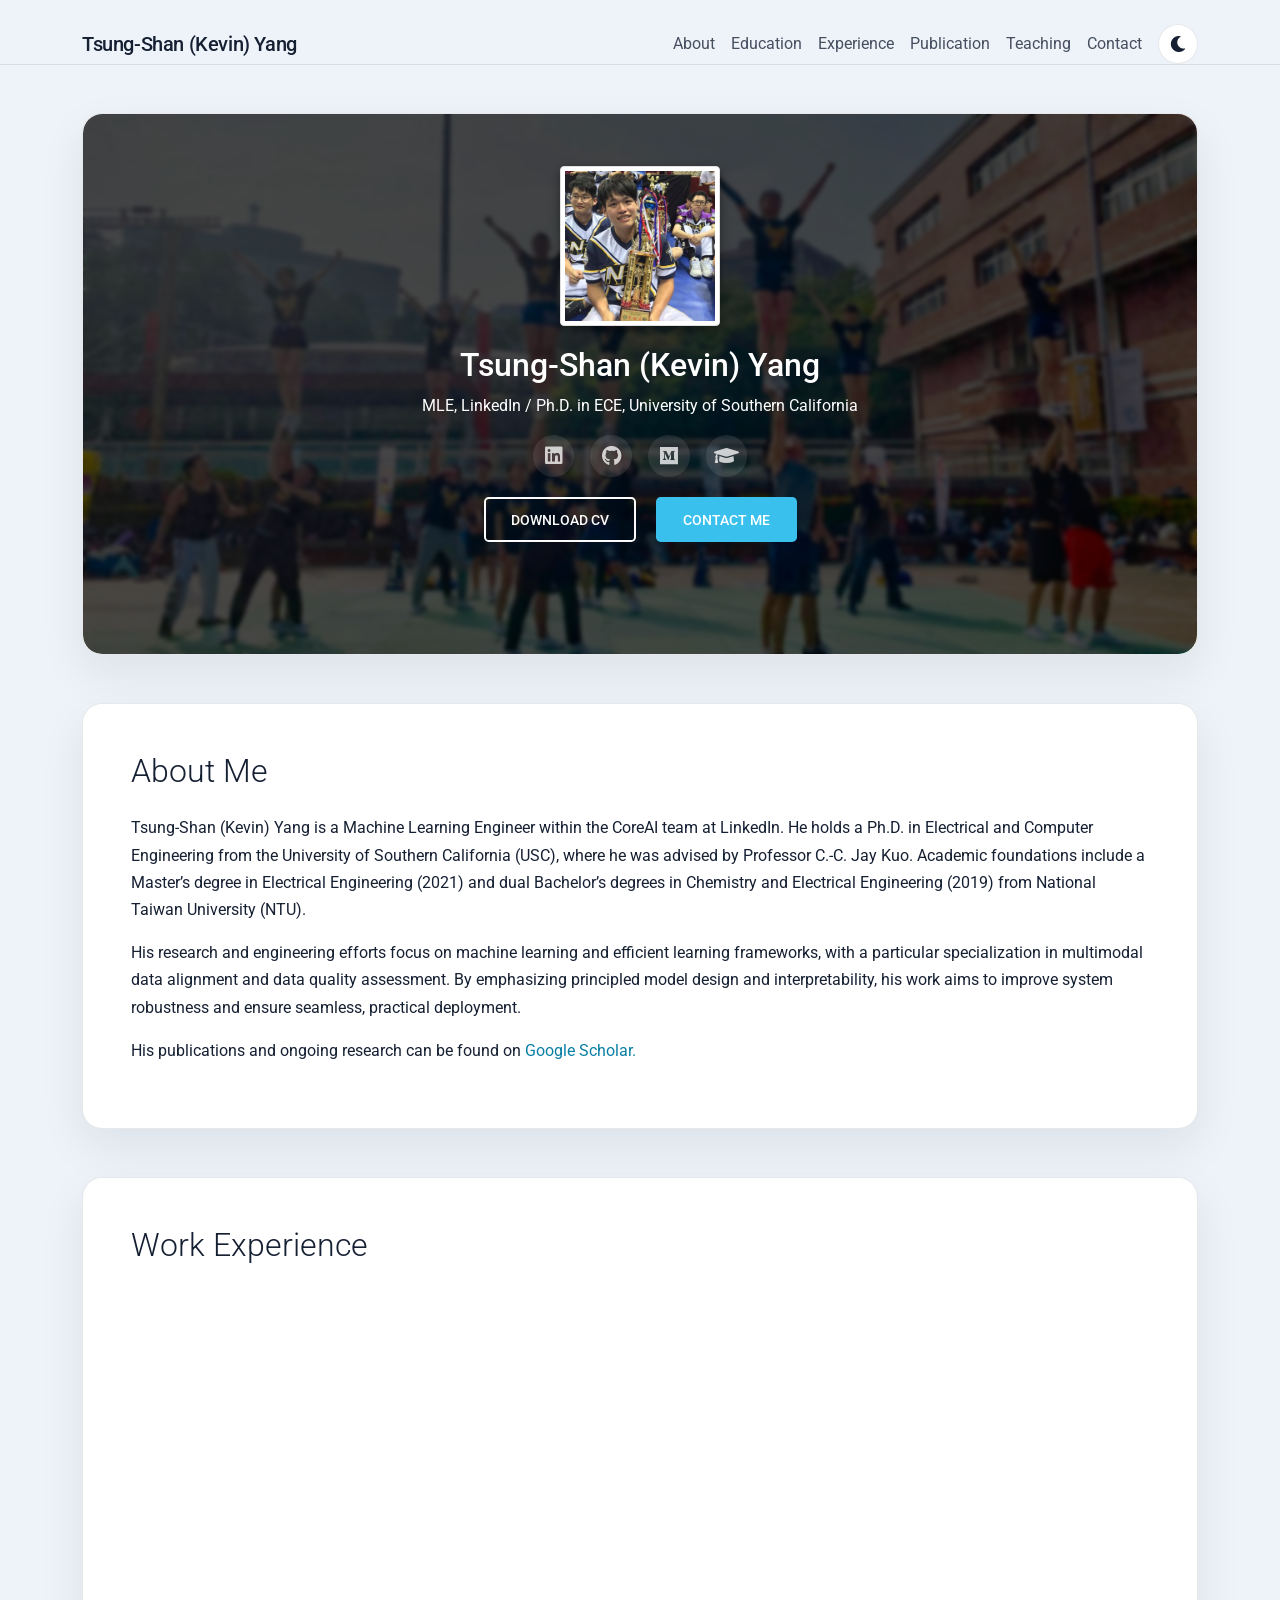
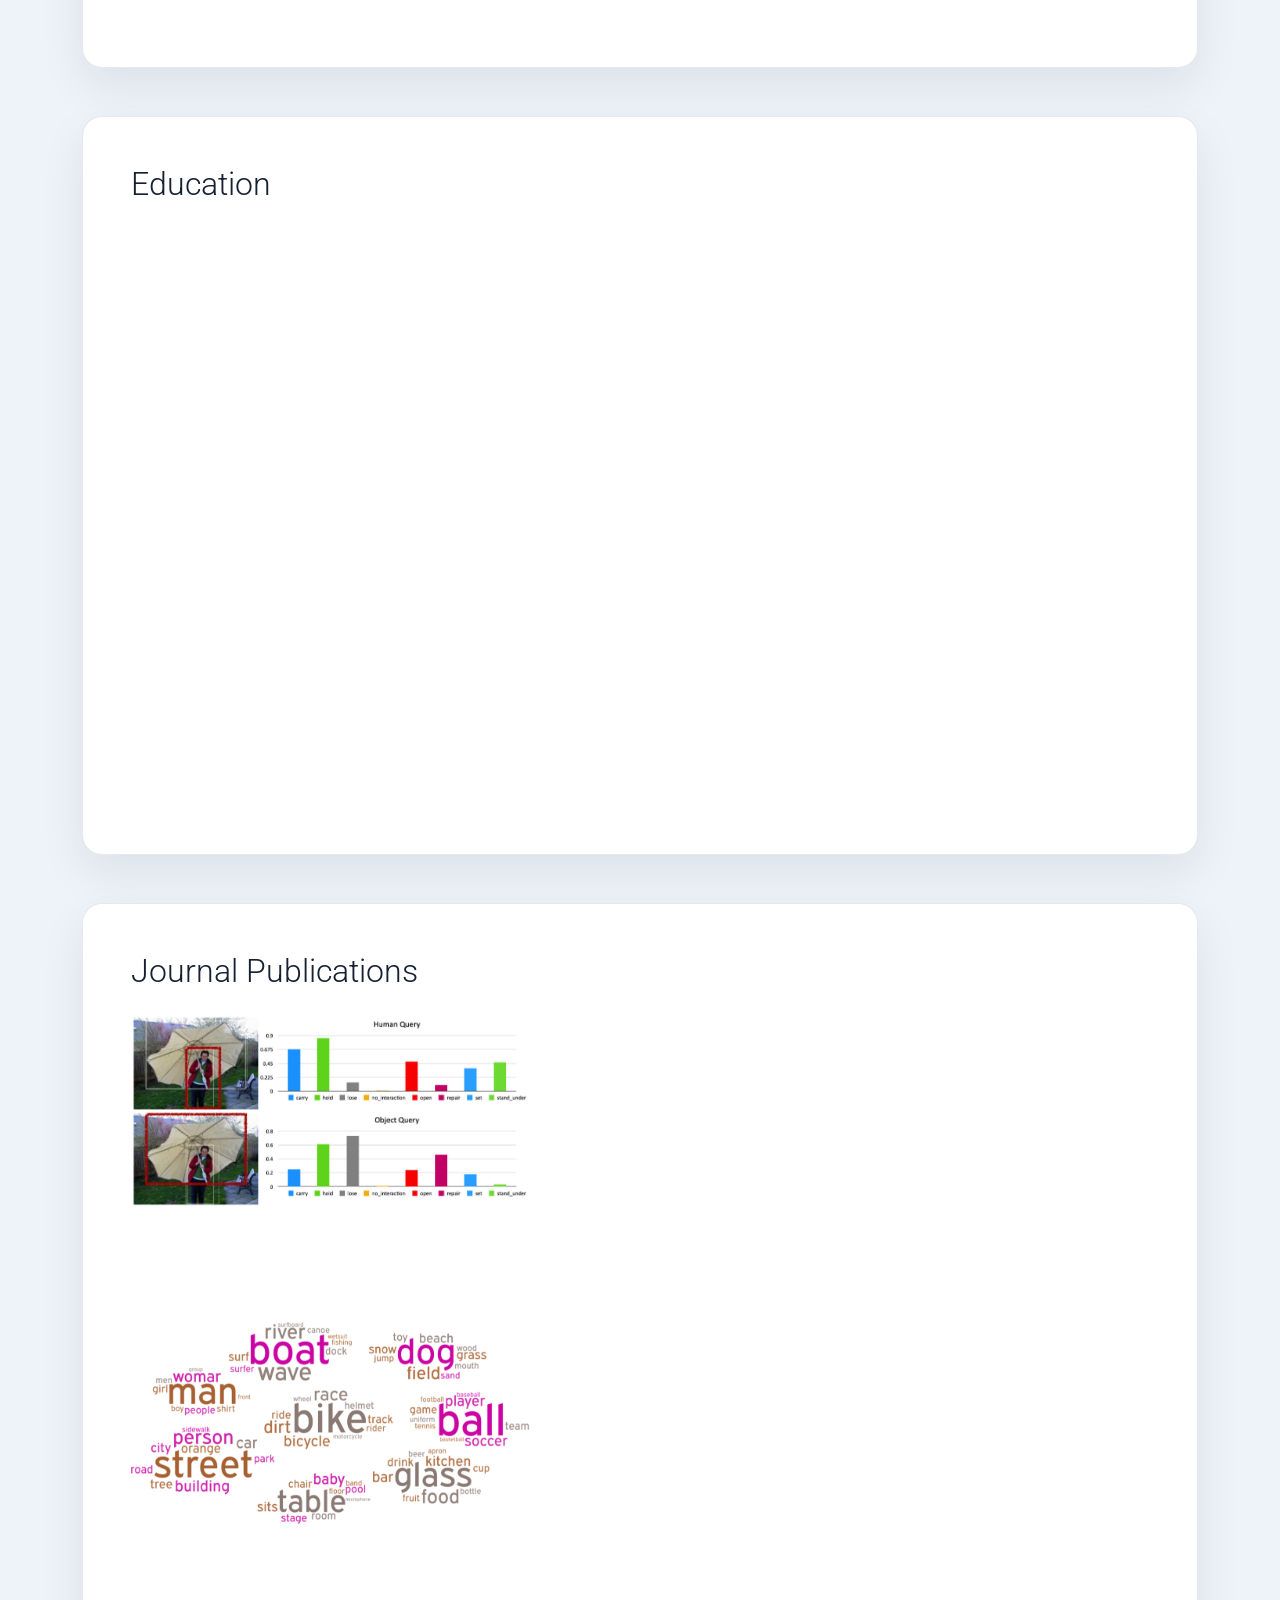
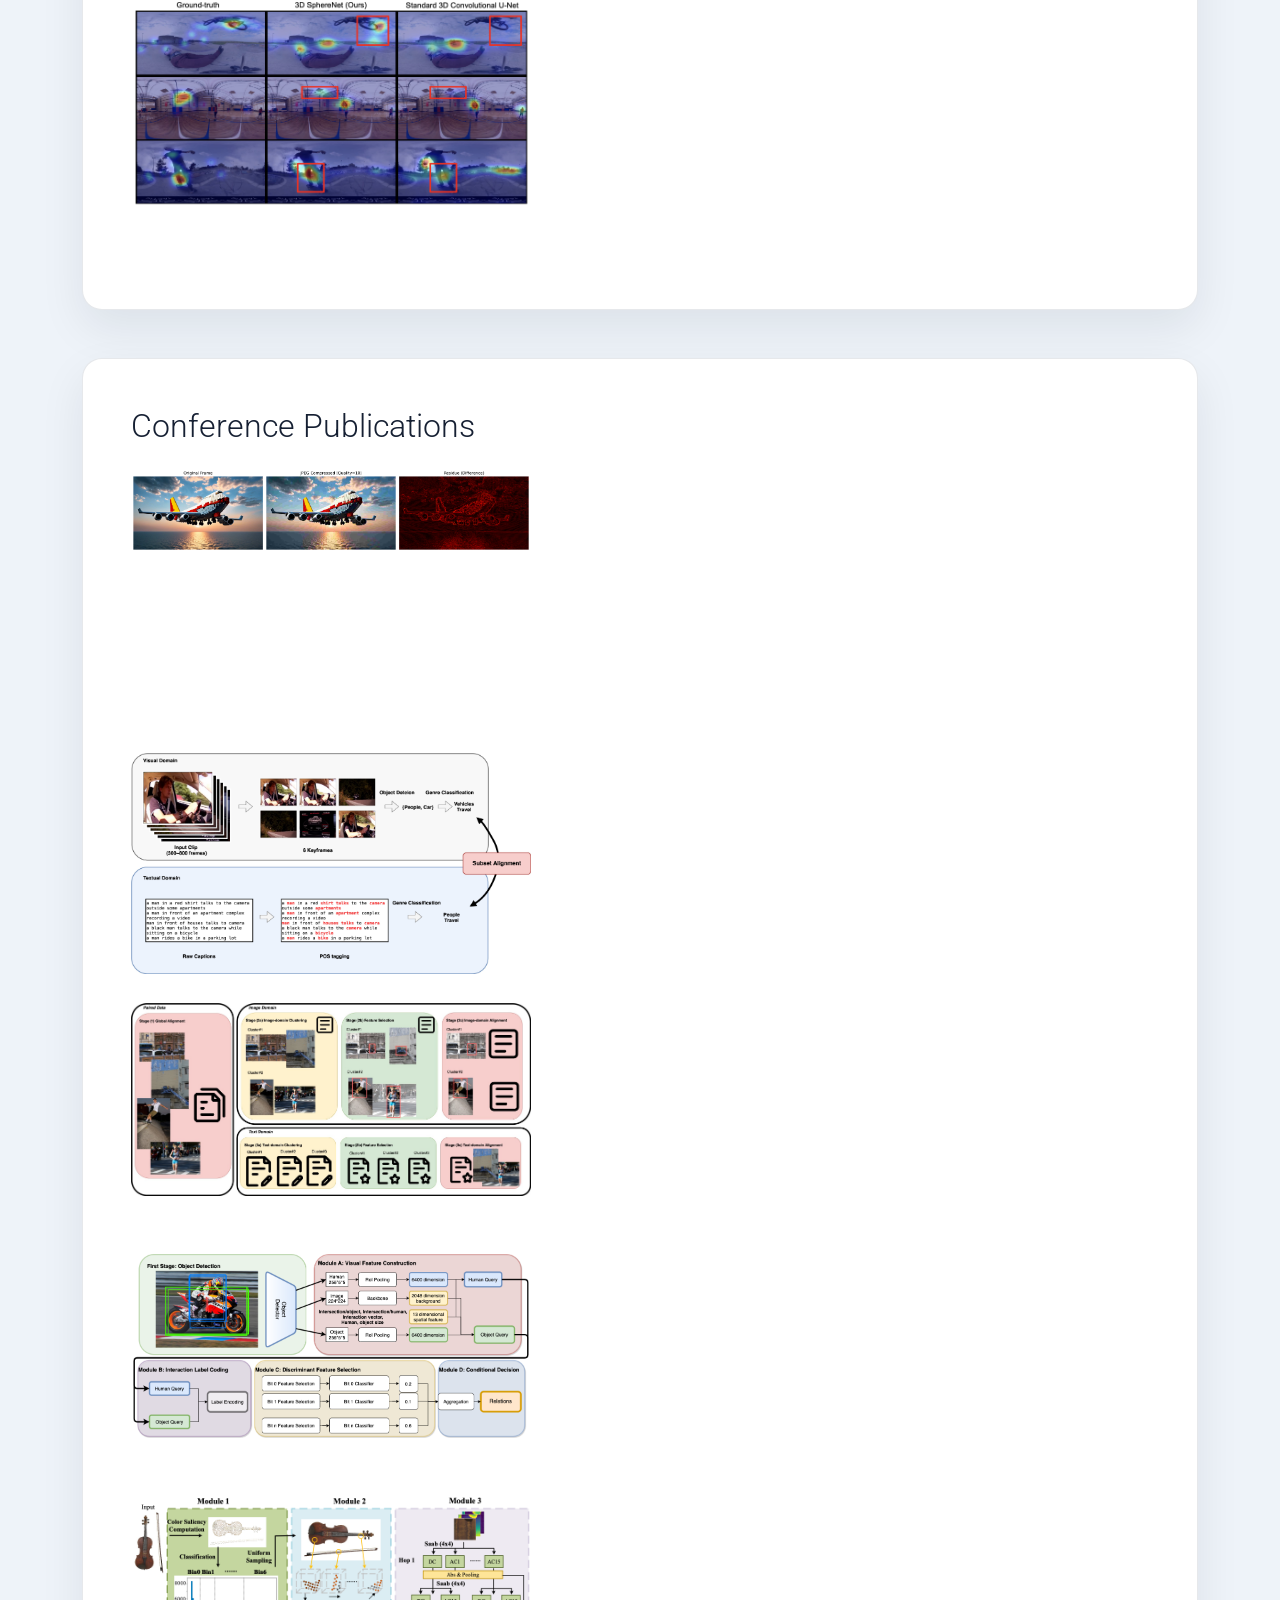
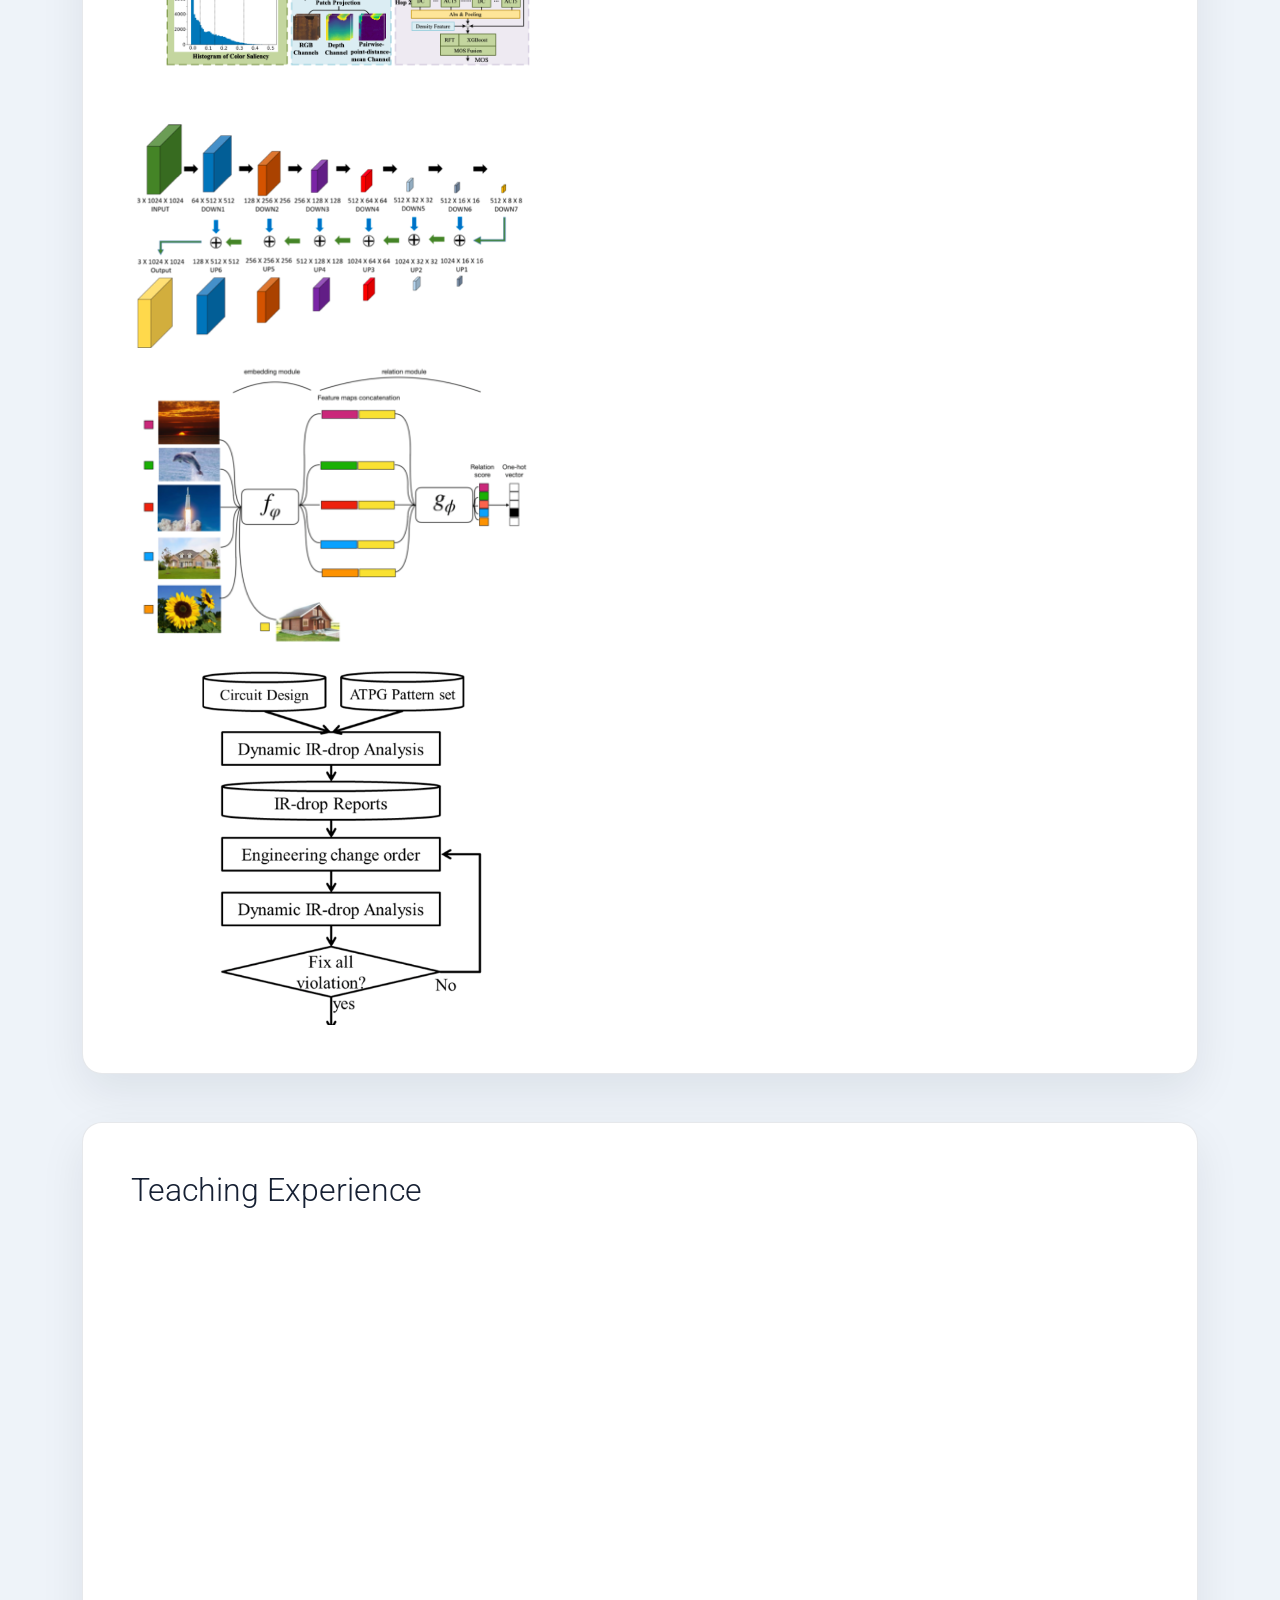
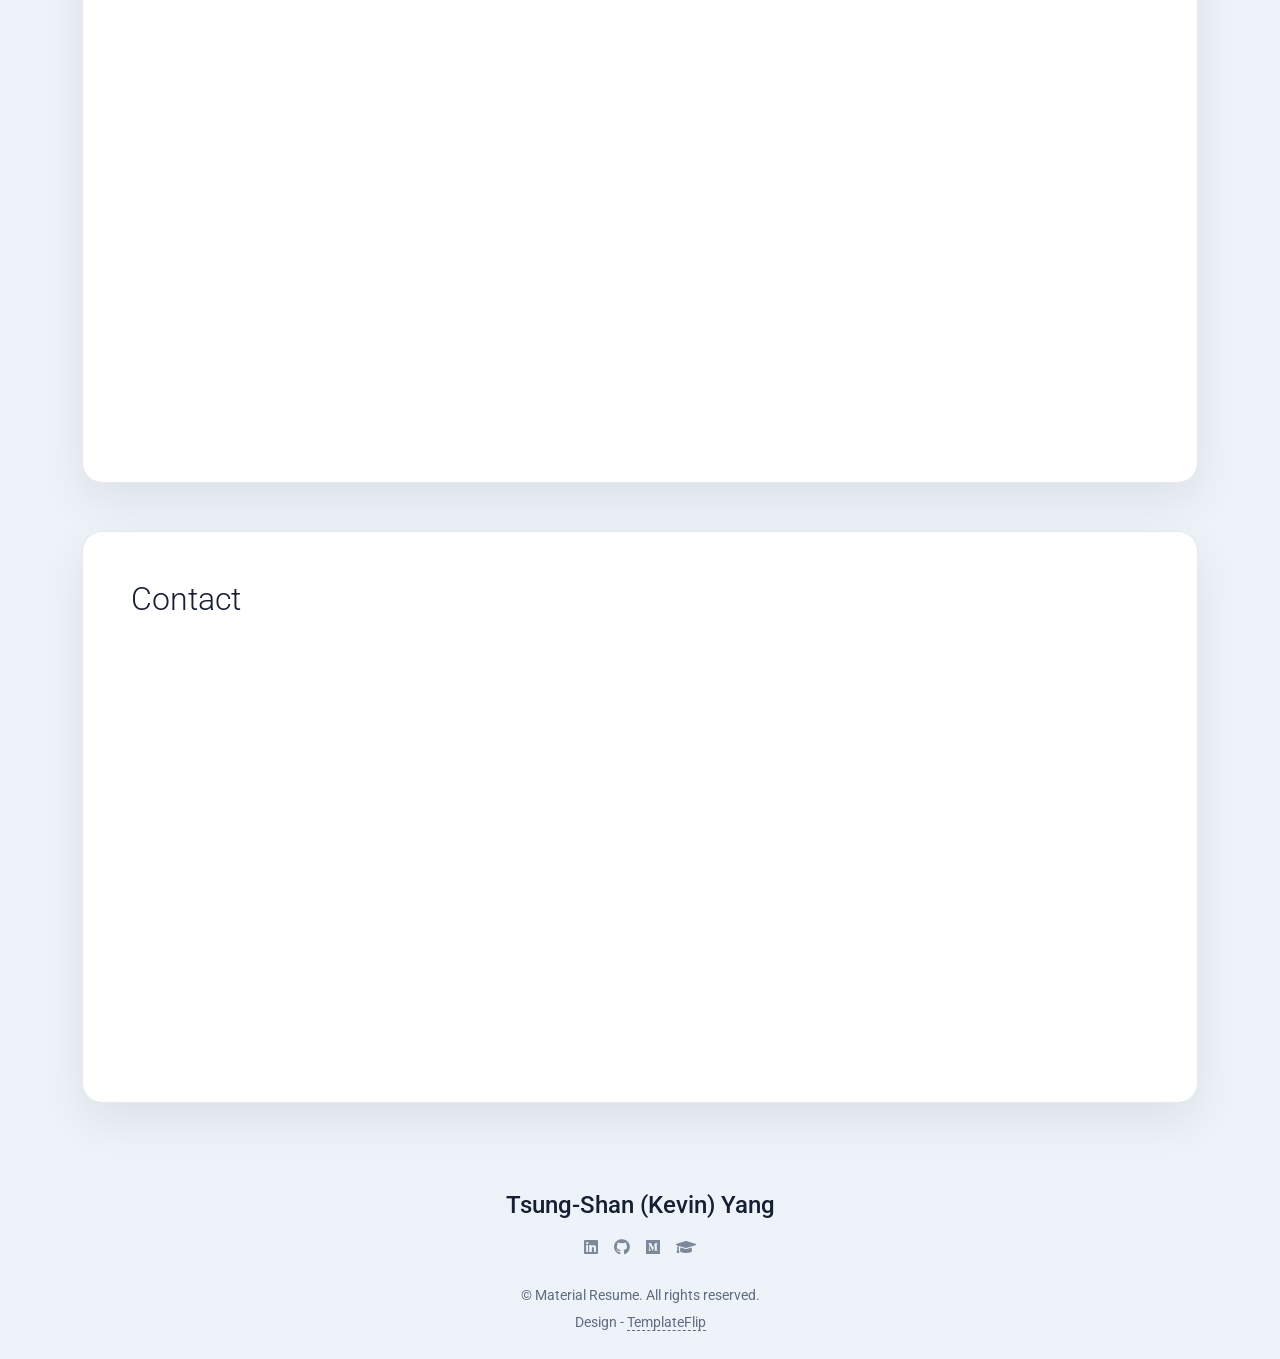
<file: index.html>
<!DOCTYPE html>
<html lang="en-US">
  <head>
    <meta charset="UTF-8" />
    <meta http-equiv="X-UA-Compatible" content="IE=edge" />
    <meta name="viewport" content="width=device-width, initial-scale=1" />
    <meta name="description" content="Professional website of Tsung-Shan (Kevin) Yang, Machine Learning Engineer and USC ECE Ph.D." />
    <title>Tsung-Shan (Kevin) Yang | Machine Learning Engineer</title>
    <script>
      (() => {
        const root = document.documentElement;
        const systemTheme = window.matchMedia('(prefers-color-scheme: dark)');

        try {
          const savedTheme = localStorage.getItem('theme');
          if (savedTheme === 'light' || savedTheme === 'dark') root.dataset.theme = savedTheme;
        } catch (_) {
          // Theme selection still works when browser storage is unavailable.
        }

        function activeTheme() {
          return root.dataset.theme || (systemTheme.matches ? 'dark' : 'light');
        }

        function updateThemeToggle() {
          const toggle = document.querySelector('#theme-toggle');
          if (!toggle) return;

          const isDark = activeTheme() === 'dark';
          toggle.setAttribute('aria-pressed', String(isDark));
          toggle.setAttribute('aria-label', isDark ? 'Switch to light mode' : 'Switch to dark mode');
          toggle.querySelector('i').className = isDark ? 'fas fa-sun' : 'fas fa-moon';
        }

        window.toggleTheme = () => {
          const nextTheme = activeTheme() === 'dark' ? 'light' : 'dark';
          root.dataset.theme = nextTheme;

          try {
            localStorage.setItem('theme', nextTheme);
          } catch (_) {
            // The selected theme remains active for this visit.
          }

          updateThemeToggle();
        };

        window.updateThemeToggle = updateThemeToggle;
      })();
    </script>
    <link rel="icon" type="image/x-icon" href="favicon.ico" />
    <link rel="preconnect" href="https://fonts.gstatic.com" crossorigin="crossorigin" />
    <link
      rel="preload"
      as="style"
      href="https://fonts.googleapis.com/css2?family=Poppins:wght@600&amp;family=Roboto:wght@300;400;500;700&amp;display=swap"
    />
    <link
      rel="stylesheet"
      href="https://fonts.googleapis.com/css2?family=Poppins:wght@600&amp;family=Roboto:wght@300;400;500;700&amp;display=swap"
      media="print"
      onload="this.media='all'"
    />
    <noscript>
      <link
        rel="stylesheet"
        href="https://fonts.googleapis.com/css2?family=Poppins:wght@600&amp;family=Roboto:wght@300;400;500;700&amp;display=swap"
      />
    </noscript>
    <link href="css/font-awesome/css/all.min.css?ver=1.2.1" rel="stylesheet" />
    <link href="css/mdb.min.css?ver=1.2.1" rel="stylesheet" />
    <link href="css/aos.css?ver=1.2.1" rel="stylesheet" />
    <link href="css/main.css?ver=1.2.1" rel="stylesheet" />
    <noscript>
      <style type="text/css">
        [data-aos] {
          opacity: 1 !important;
          transform: translate(0) scale(1) !important;
        }
      </style>
    </noscript>
  </head>
  <body class="bg-light" id="top">
    <header class="site-header d-print-none">
      <div class="container text-center text-lg-left">
        <div class="pt-4 clearfix">
          <h1 class="site-title mb-0">Tsung-Shan (Kevin) Yang</h1>
          <div class="site-nav">
            <nav role="navigation">
              <ul class="nav justify-content-center">
                <li class="nav-item">
                  <a class="nav-link" href="#about" title="About"><span class="menu-title">About</span></a>
                </li>
                <li class="nav-item">
                  <a class="nav-link" href="#education" title="Education"><span class="menu-title">Education</span></a>
                </li>
                <li class="nav-item">
                  <a class="nav-link" href="#working" title="Working"><span class="menu-title">Experience</span></a>
                </li>
                <li class="nav-item">
                  <a class="nav-link" href="#journal-publication" title="Publication"><span class="menu-title">Publication</span></a>
                </li>
                <li class="nav-item">
                  <a class="nav-link" href="#teaching" title="Teaching"><span class="menu-title">Teaching</span></a>
                </li>
                <li class="nav-item">
                  <a class="nav-link" href="#contact" title="Contact"><span class="menu-title">Contact</span></a>
                </li>
                <li class="nav-item nav-theme-item">
                  <button class="theme-toggle" id="theme-toggle" type="button" onclick="toggleTheme()" aria-label="Switch color theme" aria-pressed="false" title="Switch color theme">
                    <i class="fas fa-moon" aria-hidden="true"></i>
                    <span class="sr-only">Switch color theme</span>
                  </button>
                </li>
              </ul>
            </nav>
          </div>
        </div>
      </div>
    </header>
    <main class="page-content">
      <div class="container">
        <div class="resume-container">
          <section class="shadow-1-strong bg-white my-5" id="intro" aria-labelledby="intro-title">
            <div class="bg-info text-white">
              <div class="cover bg-image">
                <img src="images/header-background.jpg" alt="" />
                <div class="mask cover-mask">
                  <div class="text-center p-5">
                    <div class="avatar p-1">
                      <img class="img-thumbnail shadow-2-strong" src="images/headshot.jpg" alt="Tsung-Shan (Kevin) Yang" width="160" height="160" />
                    </div>
                    <div class="header-bio mt-3">
                      <div data-aos="zoom-in" data-aos-delay="0">
                        <h2 class="h2" id="intro-title">Tsung-Shan (Kevin) Yang</h2>
                        <p>MLE, LinkedIn / Ph.D. in ECE, University of Southern California</p>
                      </div>
                      <div class="header-social mb-3 d-print-none" data-aos="zoom-in" data-aos-delay="200">
                        <nav role="navigation">
                          <ul class="nav justify-content-center">
                            <li class="nav-item">
                              <a class="nav-link" href="https://www.linkedin.com/in/tsung-shan-yang" title="Linkedin" target="_blank" rel="noopener noreferrer">
                                <i class="fab fa-linkedin"></i><span class="menu-title sr-only">Linkedin</span>
                              </a>
                            </li>
                            <li class="nav-item">
                              <a class="nav-link" href="https://github.com/keevin60907" title="Github" target="_blank" rel="noopener noreferrer">
                                <i class="fab fa-github"></i><span class="menu-title sr-only">Github</span>
                              </a>
                            </li>
                            <li class="nav-item">
                              <a class="nav-link" href="https://medium.com/@kevin60907" title="Medium" target="_blank" rel="noopener noreferrer">
                                <i class="fab fa-medium"></i><span class="menu-title sr-only">Medium</span>
                              </a>
                            </li>
                            <li class="nav-item">
                              <a class="nav-link" href="https://scholar.google.com/citations?user=rKBY1bEAAAAJ&amp;hl=en&amp;authuser=1" title="Google Scholar" target="_blank" rel="noopener noreferrer">
                                <i class="fas fa-graduation-cap"></i><span class="menu-title sr-only">Google Scholar</span>
                              </a>
                            </li>
                          </ul>
                        </nav>
                      </div>
                      <div class="d-print-none">
                        <a
                          target="_blank"
                          rel="noopener noreferrer"
                          class="btn btn-outline-light btn-lg shadow-sm mt-1 me-3"
                          href="document/CV-Kevin_Yang.pdf"
                          data-aos="fade-right"
                          data-aos-delay="700"
                        >
                          Download CV
                        </a>
                        <a class="btn btn-info btn-lg shadow-sm mt-1" href="#contact" data-aos="fade-left" data-aos-delay="700">Contact Me</a>
                      </div>
                    </div>
                  </div>
                </div>
              </div>
            </div>
          </section>
          <section class="shadow-1-strong bg-white my-5 p-5" id="about" aria-labelledby="about-title">
            <div class="about-section">
              <div class="row">
                <h2 class="h2 fw-light mb-4" id="about-title">About Me</h2>
                <p>
                  Tsung-Shan (Kevin) Yang is a Machine Learning Engineer within the CoreAI team at LinkedIn.
                  He holds a Ph.D. in Electrical and Computer Engineering from the University of Southern California
                  (USC), where he was advised by Professor C.-C. Jay Kuo. Academic foundations include a Master’s degree in
                  Electrical Engineering (2021) and dual Bachelor’s degrees in Chemistry and Electrical Engineering (2019)
                  from National Taiwan University (NTU).
                </p>
                <p>
                  His research and engineering efforts focus on machine learning and efficient learning frameworks, with a
                  particular specialization in multimodal data alignment and data quality assessment. By emphasizing
                  principled model design and interpretability, his work aims to improve system robustness and ensure
                  seamless, practical deployment.
                </p>
                <p>
                  His publications and ongoing research can be found on
                  <a target="_blank" rel="noopener noreferrer" href="https://scholar.google.com/citations?user=rKBY1bEAAAAJ&amp;hl=en&amp;authuser=1" title="Google Scholar">
                    Google Scholar.
                  </a>
                </p>
              </div>
            </div>
          </section>
          <section class="shadow-1-strong bg-white my-5 p-5" id="working" aria-labelledby="work-title">
            <div class="work-experience-section">
              <h2 class="h2 fw-light mb-4" id="work-title">Work Experience</h2>
              <div class="timeline">
                <div class="timeline-card timeline-card-info" data-aos="fade-in" data-aos-delay="0">
                  <div class="timeline-head px-4 pt-3">
                    <div class="h5">
                      Machine Learning Engineer <span class="text-muted h6">at LinkedIn Corp.</span>
                    </div>
                  </div>
                  <div class="timeline-body px-4 pb-4">
                    <div class="text-muted text-small mb-3">2026 Jun - Present</div>
                    <div>Evaluate rubric generation models for the search agent.</div>
                  </div>
                </div>
                <div class="timeline-card timeline-card-info" data-aos="fade-in" data-aos-delay="0">
                  <div class="timeline-head px-4 pt-3">
                    <div class="h5">
                      Machine Learning Engineer <span class="text-muted h6">at TikTok Inc.</span>
                    </div>
                  </div>
                  <div class="timeline-body px-4 pb-4">
                    <div class="text-muted text-small mb-3">2025 May - 2026 May</div>
                    <div>Developed an efficient AI-generated video detection model using lightweight architectures.</div>
                    <div>Achieved state-of-the-art performance with only 3% of model parameters and a 98% reduction in inference time.</div>
                    <div>Accelerated hack-detection pipeline 10× by identifying malicious users and abnormal video patterns.</div>
                  </div>
                </div>
              </div>
            </div>
          </section>
          <section class="shadow-1-strong bg-white my-5 p-5" id="education" aria-labelledby="education-title">
            <div class="education-section">
              <h2 class="h2 fw-light mb-4" id="education-title">Education</h2>
              <div class="timeline">
                <div class="timeline-card timeline-card-success" data-aos="fade-in" data-aos-delay="0">
                  <div class="timeline-head px-4 pt-3">
                    <div class="h5">
                      Ph.D. <span class="text-muted h6">from University of Southern California, <i>CA, USA</i></span>
                    </div>
                  </div>
                  <div class="timeline-body px-4 pb-4">
                    <div class="text-muted text-small mb-3">Aug 2022 - May 2026</div>
                    <div>
                      Major in Electrical and Computer Engineering<br />Advisor: Professor C.-C. Jay Kuo<br />Thesis:
                      Interpretable and Efficient Multi-Modal Data Interplay: Algorithms and Applications
                    </div>
                  </div>
                </div>
                <div class="timeline-card timeline-card-success" data-aos="fade-in" data-aos-delay="0">
                  <div class="timeline-head px-4 pt-3">
                    <div class="h5">
                      Master of Science <span class="text-muted h6">from National Taiwan University, <i>Taipei, Taiwan</i></span>
                    </div>
                  </div>
                  <div class="timeline-body px-4 pb-4">
                    <div class="text-muted text-small mb-3">Sep 2019 - Jun 2021</div>
                    <div>
                      Major in Electrical Engineering<br />Master thesis:
                      <a target="_blank" href="document/publication/Thesis.pdf" title="master thesis">
                        "Omnidirectional Image Encoding"
                      </a><br />GPA: 4.04/4.30
                    </div>
                  </div>
                </div>
                <div class="timeline-card timeline-card-success" data-aos="fade-in" data-aos-delay="200">
                  <div class="timeline-head px-4 pt-3">
                    <div class="h5">
                      Bachelor of Science <span class="text-muted h6">from National Taiwan University, <i>Taipei, Taiwan</i></span>
                    </div>
                  </div>
                  <div class="timeline-body px-4 pb-4">
                    <div class="text-muted text-small mb-3">Sep 2014 - Jun 2019</div>
                    <div>
                      Double major in Chemistry and Electrical Engineering<br />GPA: 3.81/4.30<br />Dean's List for 2 semesters (2014 Fall, 2015 Spring)
                    </div>
                  </div>
                </div>
              </div>
            </div>
          </section>
          <section class="shadow-1-strong bg-white my-5 p-5 d-print-none" id="journal-publication" aria-labelledby="journal-publications-title">
            <div class="publication-section">
              <h2 class="h2 fw-light mb-4" id="journal-publications-title">Journal Publications</h2>
              <div class="row g-0">
                <div class="col-md-6">
                  <a href="document/publication/CVIU25.pdf" target="_blank" rel="noopener noreferrer">
                    <img class="img-fluid" src="images/CVIU25.png" alt="Efficient human-object-interaction detection publication thumbnail" loading="lazy" width="400" height="250" />
                  </a>
                </div>
                <div class="col-md-6 d-flex align-items-center" data-aos="fade-right" data-aos-delay="30">
                  <div class="m-4 mt-md-2">
                    <p class="text-teal text-small">HOI Detection / Image Understanding / Green Learning</p>
                    <h3>
                      Efficient human–object-interaction (EHOI) detection via interaction label coding and Conditional Decision
                    </h3>
                    <p class="text-muted"><i>Computer Vision and Image Understanding (2025)</i></p>
                    <p class="text-muted">A lightweight and human sensible human-object interaction detector.</p>
                  </div>
                </div>
              </div>
              <div class="row g-0">
                <div class="col-md-6">
                  <a href="document/publication/APSIPA_TSIP25.pdf" target="_blank" rel="noopener noreferrer">
                    <img class="img-fluid" src="images/TSIP25.png" alt="Image-Text Retrieval via GEMMA publication thumbnail" loading="lazy" width="400" height="250" />
                  </a>
                </div>
                <div class="col-md-6 d-flex align-items-center" data-aos="fade-left" data-aos-delay="30">
                  <div class="m-4 mt-md-2">
                    <p class="text-teal text-small">Multimodal Alignment / Image Understanding / Green Learning</p>
                    <h3>Image-Text Retrieval via Green Explainable Multi-modal Alignment (GEMMA)</h3>
                    <p class="text-muted"><i>APSIPA Transactions on Signal and Information Processing (2025)</i></p>
                    <p class="text-muted">Explainable alignment for features from two separately trained models in different modalities (image and text).</p>
                  </div>
                </div>
              </div>
              <div class="row g-0">
                <div class="col-md-6">
                  <a href="document/publication/Access23.pdf" target="_blank" rel="noopener noreferrer">
                    <img class="img-fluid" src="images/Access23.png" alt="Viewing Bias Matters in 360 Videos publication thumbnail" loading="lazy" width="400" height="250" />
                  </a>
                </div>
                <div class="col-md-6 d-flex align-items-center" data-aos="fade-right" data-aos-delay="30">
                  <div class="m-4 mt-md-2">
                    <p class="text-teal text-small">Omnidirectional Video / Saliency Detection / Center Bias</p>
                    <h3>Viewing Bias Matters in 360 Videos Visual Saliency Prediction</h3>
                    <p class="text-muted"><i>IEEE Access (2023)</i></p>
                    <p class="text-muted">Statistically analyze the human-bias in saliency maps and generalize the spherical kernel to time series data.</p>
                  </div>
                </div>
              </div>
            </div>
          </section>
          <section class="shadow-1-strong bg-white my-5 p-5 d-print-none" id="conference-publication" aria-labelledby="conference-publications-title">
            <div class="publication-section">
              <h2 class="h2 fw-light mb-4" id="conference-publications-title">Conference Publications</h2>
              <div class="row g-0">
                <div class="col-md-6">
                  <a href="document/publication/WACV26.pdf" target="_blank" rel="noopener noreferrer">
                    <img class="img-fluid" src="images/WACV26.png" alt="SVD-Det publication thumbnail" loading="lazy" width="400" height="250" />
                  </a>
                </div>
                <div class="col-md-6 d-flex align-items-center" data-aos="fade-right" data-aos-delay="30">
                  <div class="m-4 mt-md-2">
                    <p class="text-teal text-small">Video Understanding / Generated Content Detection / Efficient AI</p>
                    <h3>SVD-Det: A Lightweight Framework for Video Forgery Detection Using Semantic and Visual Defect Cues <i>(WACV' 26)</i></h3>
                    <p class="text-muted">97% smaller, 98% faster, while achieving +2.7% higher AUC for AIGC video forgery detection.</p>
                  </div>
                </div>
              </div>
              <div class="row g-0">
                <div class="col-md-6">
                  <a href="document/publication/APSIPA25.pdf" target="_blank" rel="noopener noreferrer">
                    <img class="img-fluid" src="images/APSIPA25.jpg" alt="Interpretable Video-Text Alignment publication thumbnail" loading="lazy" width="400" height="250" />
                  </a>
                </div>
                <div class="col-md-6 d-flex align-items-center" data-aos="fade-left" data-aos-delay="30">
                  <div class="m-4 mt-md-2">
                    <p class="text-teal text-small">Multimodal Alignment / Video Understanding / Green Learning</p>
                    <h3>Interpretable Video-Text Alignment (VTA) for Cross-Modal Retrieval <i>(APSIPA ASC' 25)</i></h3>
                    <p class="text-muted">Deploy an explainable ranking pipeline for video-text retrieval, reducing 97% trainable parameters.</p>
                  </div>
                </div>
              </div>
              <div class="row g-0">
                <div class="col-md-6">
                  <a href="document/publication/APSIPA24.pdf" target="_blank" rel="noopener noreferrer">
                    <img class="img-fluid" src="images/APSIPA24.jpg" alt="GMA publication thumbnail" loading="lazy" width="400" height="250" />
                  </a>
                </div>
                <div class="col-md-6 d-flex align-items-center" data-aos="fade-right" data-aos-delay="30">
                  <div class="m-4 mt-md-2">
                    <p class="text-teal text-small">Multimodal Alignment / Image Understanding / Green Learning</p>
                    <h3>GMA: Green Multi-Modal Alignment for Image-Text Retrieval <i>(APSIPA ASC' 24)</i></h3>
                    <p class="text-muted">Explainable alignment for features from two separately trained models in different modalities (image and text).</p>
                  </div>
                </div>
              </div>
              <div class="row g-0">
                <div class="col-md-6">
                  <a href="document/publication/MIPR24.pdf" target="_blank" rel="noopener noreferrer">
                    <img class="img-fluid" src="images/MIPR24.jpg" alt="GHOI publication thumbnail" loading="lazy" width="400" height="250" />
                  </a>
                </div>
                <div class="col-md-6 d-flex align-items-center" data-aos="fade-left" data-aos-delay="30">
                  <div class="m-4 mt-md-2">
                    <p class="text-teal text-small">Human-Object Interaction Detection / Image Understanding / Green Learning</p>
                    <h3>GHOI: A Green Human-Object-Interaction Detector <i>(IEEE MIPR' 24)</i></h3>
                    <p class="text-muted">A lightweight and human sensible human-object interaction detector.</p>
                  </div>
                </div>
              </div>
              <div class="row g-0">
                <div class="col-md-6">
                  <a href="document/publication/ICIP23.pdf" target="_blank" rel="noopener noreferrer">
                    <img class="img-fluid" src="images/ICIP23.png" alt="BPQA publication thumbnail" loading="lazy" width="400" height="250" />
                  </a>
                </div>
                <div class="col-md-6 d-flex align-items-center" data-aos="fade-right" data-aos-delay="30">
                  <div class="m-4 mt-md-2">
                    <p class="text-teal text-small">Point Cloud / Quality Assessment / Green Learning</p>
                    <h3>BPQA: A Blind Point Cloud Quality Assessment Method <i>(IEEE ICIP' 23)</i></h3>
                    <p class="text-muted">A point cloud quality assessment with statistical feature extraction and interpretable learning scheme.</p>
                  </div>
                </div>
              </div>
              <div class="row g-0">
                <div class="col-md-6">
                  <a href="document/publication/CVPR20.pdf" target="_blank" rel="noopener noreferrer">
                    <img class="img-fluid" src="images/CVPR20.jpg" alt="NTIRE 2020 Challenge on NonHomogeneous Dehazing publication thumbnail" loading="lazy" width="400" height="250" />
                  </a>
                </div>
                <div class="col-md-6 d-flex align-items-center" data-aos="fade-left" data-aos-delay="30">
                  <div class="m-4 mt-md-2">
                    <p class="text-teal text-small">Dehazing / Real World Image / Deep Learning</p>
                    <h3>NTIRE 2020 Challenge on NonHomogeneous Dehazing <i>(IEEE CVPR' 20)</i></h3>
                    <p class="text-muted">Propose an attention refinement block of the deep learning model.</p>
                  </div>
                </div>
              </div>
              <div class="row g-0">
                <div class="col-md-6">
                  <a href="document/publication/CVGIP18.pdf" target="_blank" rel="noopener noreferrer">
                    <img class="img-fluid" src="images/CVGIP18.jpg" alt="Few Shot Learning With Difficult Setting publication thumbnail" loading="lazy" width="400" height="250" />
                  </a>
                </div>
                <div class="col-md-6 d-flex align-items-center" data-aos="fade-right" data-aos-delay="30">
                  <div class="m-4 mt-md-2">
                    <p class="text-teal text-small">Few Shot Learning / Clustering / Deep Learning</p>
                    <h3>Few Shot Learning With Difficult Setting <i>(CVGIP' 18)</i></h3>
                    <p class="text-muted">Analyze the different approaches of few shot learning.</p>
                  </div>
                </div>
              </div>
              <div class="row g-0">
                <div class="col-md-6">
                  <a href="document/publication/VTS18.pdf" target="_blank" rel="noopener noreferrer">
                    <img class="img-fluid" src="images/VTS18.jpg" alt="IR Drop Prediction of ECO-Revised Circuits publication thumbnail" loading="lazy" width="400" height="250" />
                  </a>
                </div>
                <div class="col-md-6 d-flex align-items-center" data-aos="fade-left" data-aos-delay="30">
                  <div class="m-4 mt-md-2">
                    <p class="text-teal text-small">IC design / Machine Learning</p>
                    <h3>IR Drop Prediction of ECO-Revised Circuits Using Machine Learning <i>(IEEE VTS' 18)</i></h3>
                    <p class="text-muted">Reduce 30X simulation time through deep learning.</p>
                  </div>
                </div>
              </div>
            </div>
          </section>
          <section class="shadow-1-strong bg-white my-5 p-5" id="teaching" aria-labelledby="teaching-title">
            <div class="work-experience-section">
              <h2 class="h2 fw-light mb-4" id="teaching-title">Teaching Experience</h2>
              <div class="timeline">
                <div class="timeline-card timeline-card-info" data-aos="fade-in" data-aos-delay="0">
                  <div class="timeline-head px-4 pt-3">
                    <div class="h5">
                      T.A. of Introduction to Computer Programming <span class="text-muted h6">at University of Southern California</span>
                    </div>
                  </div>
                  <div class="timeline-body px-4 pb-4">
                    <div class="text-muted text-small mb-3">2024 Fall</div>
                    <div>Design C++ projects and lead the lab sections. <br />Introduction to the basic c++ syntax and algorithms.</div>
                  </div>
                </div>
                <div class="timeline-card timeline-card-info" data-aos="fade-in" data-aos-delay="0">
                  <div class="timeline-head px-4 pt-3">
                    <div class="h5">
                      T.A. of Systems for Machine Learning <span class="text-muted h6">at University of Southern California</span>
                    </div>
                  </div>
                  <div class="timeline-body px-4 pb-4">
                    <div class="text-muted text-small mb-3">2024 Spring, 2025 Spring</div>
                    <div>Impelement LLM finutuing and inferencing. <br />Design deep learning projects and assignments.</div>
                  </div>
                </div>
                <div class="timeline-card timeline-card-info" data-aos="fade-in" data-aos-delay="0">
                  <div class="timeline-head px-4 pt-3">
                    <div class="h5">
                      T.A. of Machine Learning <span class="text-muted h6">at National Taiwan University</span>
                    </div>
                  </div>
                  <div class="timeline-body px-4 pb-4">
                    <div class="text-muted text-small mb-3">2019 Fall, 2020 Fall</div>
                    <div>Design assignment about theoretical analysis and deep learning projects. <br />Maintain the course website.</div>
                  </div>
                </div>
                <div class="timeline-card timeline-card-info" data-aos="fade-in" data-aos-delay="50">
                  <div class="timeline-head px-4 pt-3">
                    <div class="h5">
                      T.A. of Data Structure <span class="text-muted h6">at National Taiwan University</span>
                    </div>
                  </div>
                  <div class="timeline-body px-4 pb-4">
                    <div class="text-muted text-small mb-3">2020 Spring</div>
                    <div>Design assignment about theoretical analysis and data structure implementation.</div>
                  </div>
                </div>
                <div class="timeline-card timeline-card-info" data-aos="fade-in" data-aos-delay="100">
                  <div class="timeline-head px-4 pt-3">
                    <div class="h5">
                      T.A. of General Chemistry <span class="text-muted h6">at National Taiwan University</span>
                    </div>
                  </div>
                  <div class="timeline-body px-4 pb-4">
                    <div class="text-muted text-small mb-3">2018 Fall</div>
                    <div>Lead group discussion and provide hints of assignments. <br />Provide 2 hour TA class each week for over 300 students.</div>
                  </div>
                </div>
              </div>
            </div>
          </section>
          <section class="shadow-1-strong bg-white my-5 p-5" id="contact" aria-labelledby="contact-title">
            <div class="contact-section">
              <h2 class="h2 fw-light text mb-4" id="contact-title">Contact</h2>
              <div class="row mb-4">
                <div class="col" data-aos="fade-left" data-aos-delay="200">
                  <div class="mt-1">
                    <!--
                    <div class="h6">
                      <i class="fas fa-phone pe-2 text-muted" style="width:24px;opacity:0.85;"></i>
                      +886 919-255-328
                    </div>
                    -->
                    <div class="h6">
                      <i class="far fa-envelope pe-2 text-muted" style="width:24px;opacity:0.85;"></i>
                      tsungsha AT usc.edu
                    </div>
                  </div>
                  <div class="mt-5 d-print-none">
                    <form action="https://formspree.io/f/xgedzwab" method="POST">
                      <div class="form-outline mb-4">
                        <input name="name" type="text" id="name" class="form-control" required />
                        <label class="form-label" for="name">Name</label>
                      </div>
                      <div class="form-outline mb-4">
                        <input type="email" name="email" id="email" class="form-control" required />
                        <label class="form-label" for="email">Email address</label>
                      </div>
                      <div class="form-outline mb-4">
                        <textarea name="message" class="form-control" style="resize: none;" id="message" rows="4" required></textarea>
                        <label class="form-label" for="message">Message</label>
                      </div>
                      <button class="btn btn-info btn-block mb-4" type="submit">Send</button>
                    </form>
                  </div>
                </div>
              </div>
            </div>
          </section>
        </div>
      </div>
    </main>
    <footer class="pt-4 pb-4 text-muted text-center d-print-none">
      <div class="container">
        <div class="my-3">
          <div class="h4">Tsung-Shan (Kevin) Yang</div>
          <div class="footer-nav">
            <nav role="navigation">
              <ul class="nav justify-content-center">
                <!--
                <li class="nav-item">
                  <a class="nav-link" href="https://twitter.com/templateflip" title="Twitter" target="_blank" rel="noopener noreferrer">
                    <i class="fab fa-twitter"></i><span class="menu-title sr-only">Twitter</span>
                  </a>
                </li>
                -->
                <li class="nav-item">
                  <a class="nav-link" href="https://www.linkedin.com/in/tsung-shan-yang" title="Linkedin" target="_blank" rel="noopener noreferrer">
                    <i class="fab fa-linkedin"></i><span class="menu-title sr-only">Linkedin</span>
                  </a>
                </li>
                <li class="nav-item">
                  <a class="nav-link" href="https://github.com/keevin60907" title="Github" target="_blank" rel="noopener noreferrer">
                    <i class="fab fa-github"></i><span class="menu-title sr-only">Github</span>
                  </a>
                </li>
                <li class="nav-item">
                  <a class="nav-link" href="https://medium.com/@kevin60907" title="Medium" target="_blank" rel="noopener noreferrer">
                    <i class="fab fa-medium"></i><span class="menu-title sr-only">Medium</span>
                  </a>
                </li>
                <li class="nav-item">
                  <a class="nav-link" href="https://scholar.google.com/citations?user=rKBY1bEAAAAJ&amp;hl=en&amp;authuser=1" title="Google Scholar" target="_blank" rel="noopener noreferrer">
                                <i class="fas fa-graduation-cap"></i><span class="menu-title sr-only">Google Scholar</span>
                  </a>
                </li>
              </ul>
            </nav>
          </div>
        </div>
        <div class="text-small">
          <div class="mb-1">&copy; Material Resume. All rights reserved.</div>
          <div>Design - <a href="https://templateflip.com/" target="_blank" rel="noopener noreferrer">TemplateFlip</a></div>
        </div>
      </div>
    </footer>
    <script src="scripts/mdb.min.js?ver=1.2.1"></script>
    <script src="scripts/aos.js?ver=1.2.1"></script>
    <script src="scripts/main.js?ver=1.2.1"></script>
  </body>
</html>
</file>
<file: css/main.css>
:root,
:root[data-theme='light'] {
  color-scheme: light;
  --page-bg: #eef3f9;
  --surface: #ffffff;
  --surface-muted: #f8fafc;
  --text: #162033;
  --muted: #5e6b80;
  --border: rgba(18, 36, 61, 0.1);
  --shadow: 0 18px 45px rgba(15, 23, 42, 0.08);
  --header-bg: rgba(238, 243, 249, 0.82);
  --accent: #087ea4;
  --accent-strong: #056786;
}

:root[data-theme='dark'] {
  color-scheme: dark;
  --page-bg: #0b1220;
  --surface: #121c2d;
  --surface-muted: #172338;
  --text: #e6edf7;
  --muted: #aab7cb;
  --border: rgba(180, 205, 235, 0.14);
  --shadow: 0 18px 45px rgba(0, 0, 0, 0.25);
  --header-bg: rgba(11, 18, 32, 0.82);
  --accent: #59c8ef;
  --accent-strong: #88daf5;
}

@media (prefers-color-scheme: dark) {
  :root:not([data-theme]) {
    color-scheme: dark;
    --page-bg: #0b1220;
    --surface: #121c2d;
    --surface-muted: #172338;
    --text: #e6edf7;
    --muted: #aab7cb;
    --border: rgba(180, 205, 235, 0.14);
    --shadow: 0 18px 45px rgba(0, 0, 0, 0.25);
    --header-bg: rgba(11, 18, 32, 0.82);
    --accent: #59c8ef;
    --accent-strong: #88daf5;
  }
}

/* Timeline custom component */
.timeline-card {
  position: relative;
  margin-left: 16px;
}

.timeline-card:before {
  content: '';
  display: inline-block;
  position: absolute;
  background-color: var(--surface);
  border-radius: 100%;
  width: 24px;
  height: 24px;
  top: 16px;
  left: -12px;
  border: 5px solid;
  z-index: 2;
}

.timeline-body {
  border-left: 2px solid var(--border);
}

.timeline-card-primary:before {
  border-color: var(--bs-primary);
}

.timeline-card-info:before {
  border-color: var(--bs-info);
}

.timeline-card-secondary:before {
  border-color: var(--bs-secondary);
}

.timeline-card-success:before {
  border-color: var(--bs-teal);
}

html {
  scroll-behavior: smooth;
}

html,
body {
  overflow-x: hidden;
}

body.bg-light {
  background-color: var(--page-bg) !important;
  color: var(--text);
  line-height: 1.7;
}

a {
  color: var(--accent);
}

a:hover,
a:focus {
  color: var(--accent-strong);
}

:focus-visible {
  outline: 3px solid var(--accent);
  outline-offset: 3px;
}

.container {
  max-width: 1140px;
}

.site-title {
  font-size: 1.25rem;
  line-height: 2.5rem;
  letter-spacing: -0.02em;
}

.site-header {
  position: sticky;
  top: 0;
  z-index: 100;
  background: var(--header-bg);
  border-bottom: 1px solid var(--border);
  backdrop-filter: blur(16px);
}

.nav-link {
  padding: 0;
  font-size: 1rem;
  line-height: 2.5rem;
  color: inherit;
  opacity: 0.78;
  transition: color 160ms ease, opacity 160ms ease;
}

.header-social .nav-link {
  font-size: 1.25rem;
}

.nav-link:hover,
.nav-link:focus {
  color: inherit;
  opacity: 1;
}

.nav-item + .nav-item {
  margin-left: 1rem;
}

.theme-toggle {
  display: inline-flex;
  align-items: center;
  justify-content: center;
  width: 2.5rem;
  height: 2.5rem;
  margin: 0;
  border: 1px solid var(--border);
  border-radius: 50%;
  background: var(--surface);
  color: var(--text);
  cursor: pointer;
  transition: background-color 160ms ease, color 160ms ease, transform 160ms ease;
}

.theme-toggle:hover {
  background: var(--surface-muted);
  color: var(--accent);
  transform: translateY(-1px);
}

.nav-theme-item {
  display: flex;
  align-items: center;
}

.cover {
  height: 540px;
}

.cover > img {
  object-fit: cover;
  width: 100%;
  height: 100%;
}

.cover-mask {
  background-color: rgba(0, 0, 0, 0.7);
  backdrop-filter: blur(2px);
}

.resume-container > section {
  overflow: hidden;
  border: 1px solid var(--border);
  border-radius: 1.25rem;
  box-shadow: var(--shadow) !important;
}

.resume-container > section:not(#intro) {
  transition: transform 180ms ease, box-shadow 180ms ease;
}

@media (hover: hover) {
  .resume-container > section:not(#intro):hover {
    transform: translateY(-3px);
    box-shadow: 0 22px 50px rgba(15, 23, 42, 0.14) !important;
  }
}

.bg-white {
  background-color: var(--surface) !important;
}

.bg-info {
  background-color: var(--surface-muted) !important;
}

.text-muted {
  color: var(--muted) !important;
}

.text-teal {
  color: var(--accent) !important;
}

.timeline-head .h5,
.h2,
.h3,
.h4 {
  color: var(--text);
}

.header-bio .h2 {
  color: #fff;
}

.header-social .nav-link {
  width: 2.6rem;
  height: 2.6rem;
  display: inline-flex;
  align-items: center;
  justify-content: center;
  border-radius: 50%;
  background: rgba(255, 255, 255, 0.12);
}

.header-social .nav-link:hover,
.header-social .nav-link:focus {
  background: rgba(255, 255, 255, 0.22);
  color: #fff;
}

section[id] {
  scroll-margin-top: 5.5rem;
}

.form-control {
  background-color: var(--surface-muted);
  border-color: var(--border);
  color: var(--text);
}

.form-control:focus {
  background-color: var(--surface);
  border-color: var(--accent);
  color: var(--text);
  box-shadow: 0 0 0 0.2rem color-mix(in srgb, var(--accent) 20%, transparent);
}

.form-label {
  color: var(--muted);
}

.progress-bar {
  text-transform: uppercase;
  font-size: 10px;
  letter-spacing: 1px;
}

.text-small {
  font-size: 0.85rem;
}

.text-teal {
  color: var(--bs-teal);
}

footer a:not(.nav-link) {
  color: inherit;
  border-bottom: 1px dashed;
  text-decoration: none;
  cursor: pointer;
}

footer {
  color: var(--muted) !important;
}

@media (min-width: 48em) {
  .site-title {
    float: left;
  }

  .site-nav {
    float: right;
  }

}

@media (max-width: 767px) {
  /* disable animations on mobile */
  [data-aos] {
    opacity: 1 !important;
    transform: translate(0) scale(1) !important;
  }

  .p-5 {
    padding: 2rem 1.5rem !important;
  }

  .site-header .pt-4 {
    padding-top: 0.75rem !important;
  }

  .site-title {
    font-size: 1.1rem;
    line-height: 2rem;
  }

  .site-nav .nav {
    gap: 0.1rem 0.75rem;
  }

  .site-nav .nav-item + .nav-item {
    margin-left: 0;
  }

  .site-nav .nav-link {
    font-size: 0.88rem;
    line-height: 2rem;
  }

  .cover {
    height: 460px;
  }

  .header-social .nav-item + .nav-item {
    margin-left: 0.45rem;
  }

  .portfolio-section .m-5 {
    margin: 2rem 0 1rem !important;
  }

  .portfolio-reverse {
    flex-direction: column-reverse;
  }

  .portfolio-reverse .text-end {
    text-align: start !important;
  }
}

@media print {
  [data-aos] {
    opacity: 1 !important;
    transform: translate(0) scale(1) !important;
  }

  body.bg-light {
    background-color: #fff !important;
  }

  .container {
    width: auto;
    max-width: 100%;
    padding: 0;
  }

  .cover {
    height: 360px;
    margin-bottom: 1.5rem;
  }

  .cover > img {
    display: none;
  }

  .shadow-1-strong {
    box-shadow: none !important;
  }

  .resume-container > .my-5 {
    margin: 0 !important;
  }

  .my-5.p-5 {
    padding: 1.5rem 0 !important;
  }

  .about-section {
    padding: 0 !important;
  }

  .skills-section,
  .work-experience-section,
  .education-section,
  .portfolio-section,
  .reference-section,
  .contact-section {
    padding: 0 !important;
  }

  .page-break {
    padding-top: 5rem;
    page-break-before: always;
  }
}
</file>
